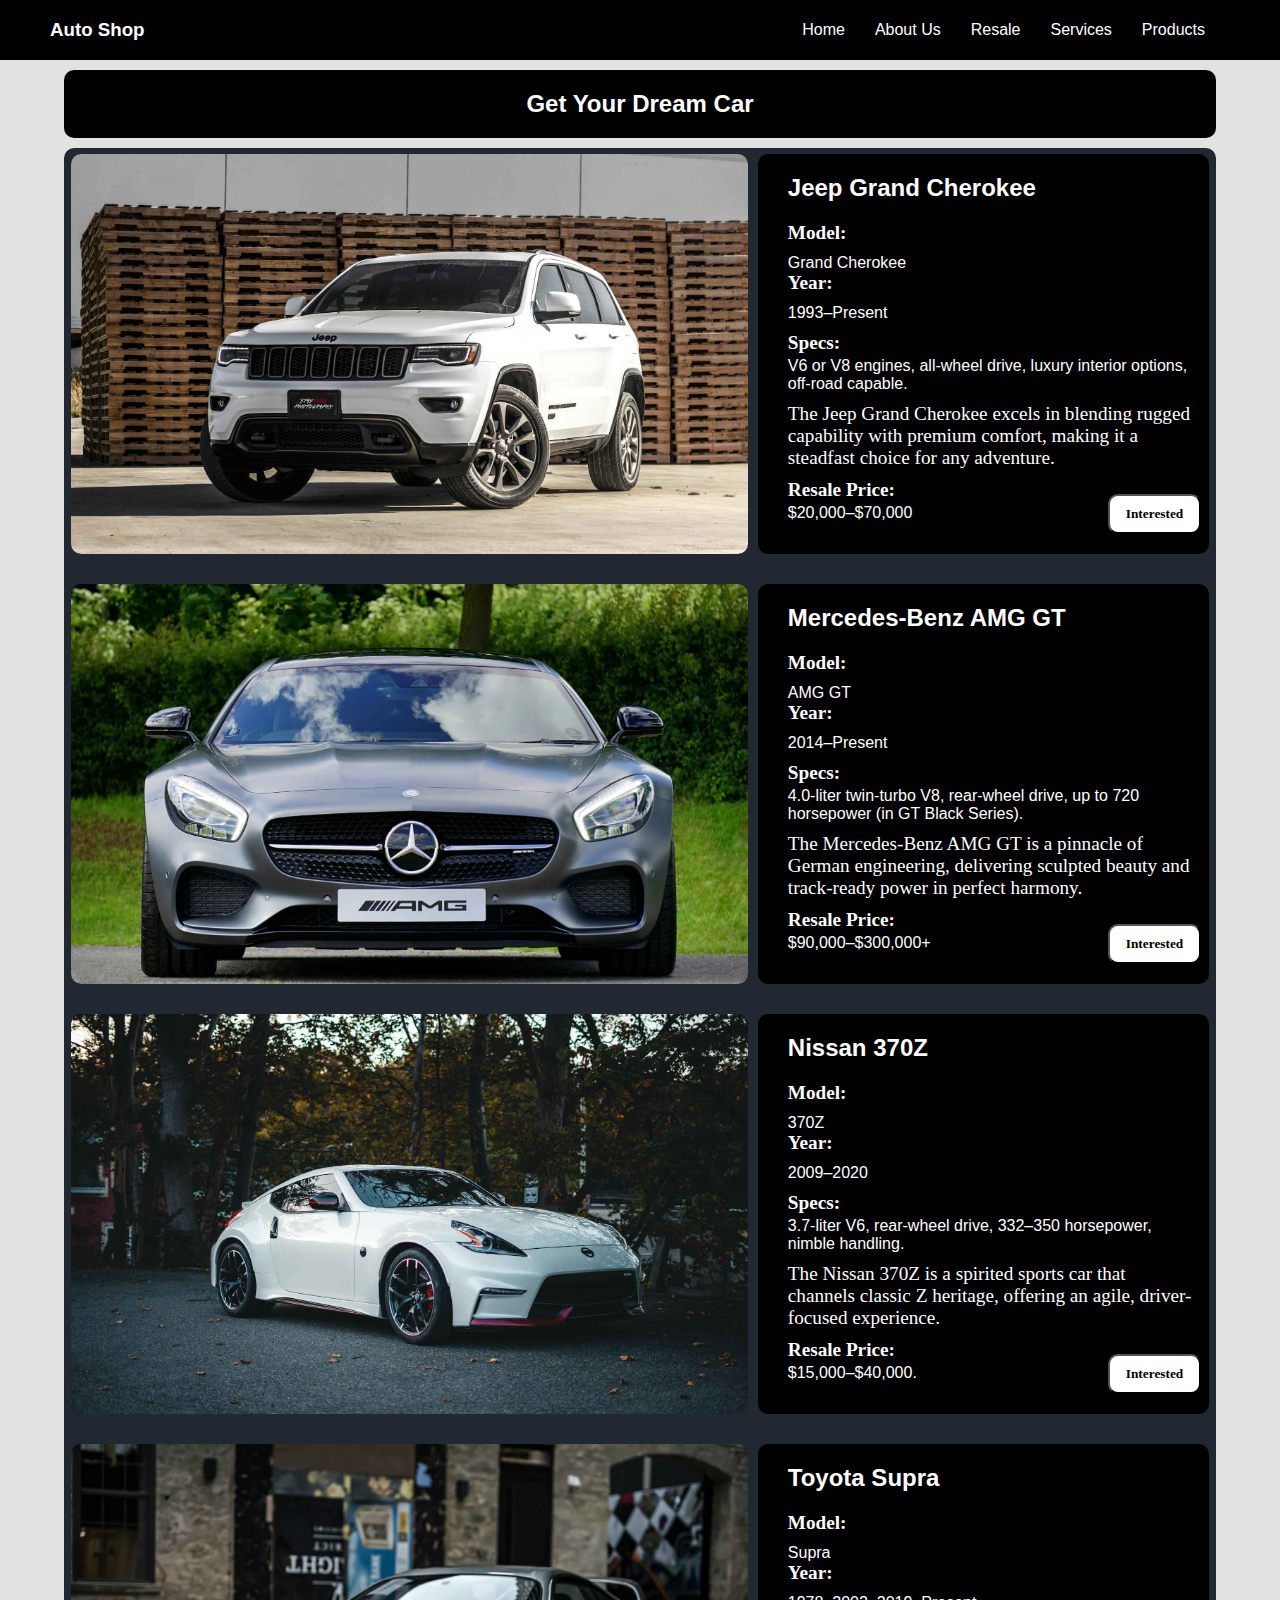
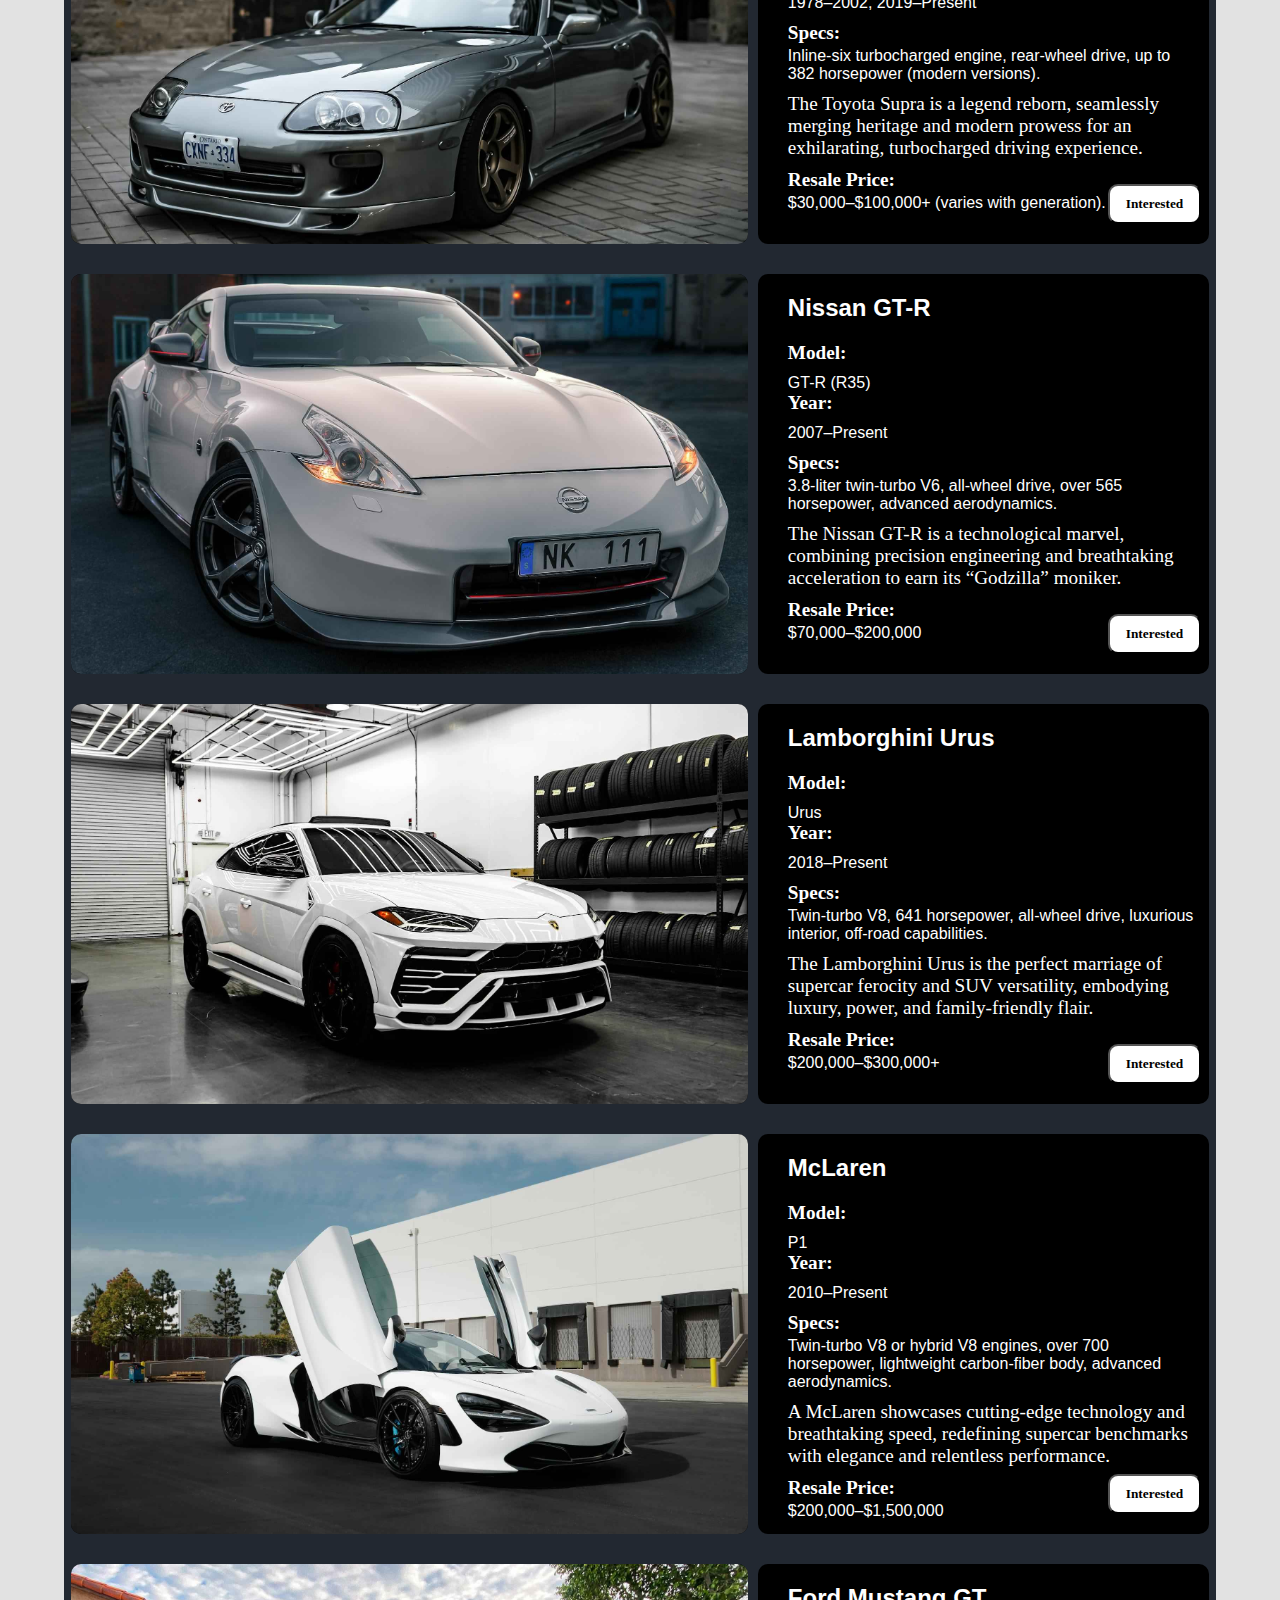
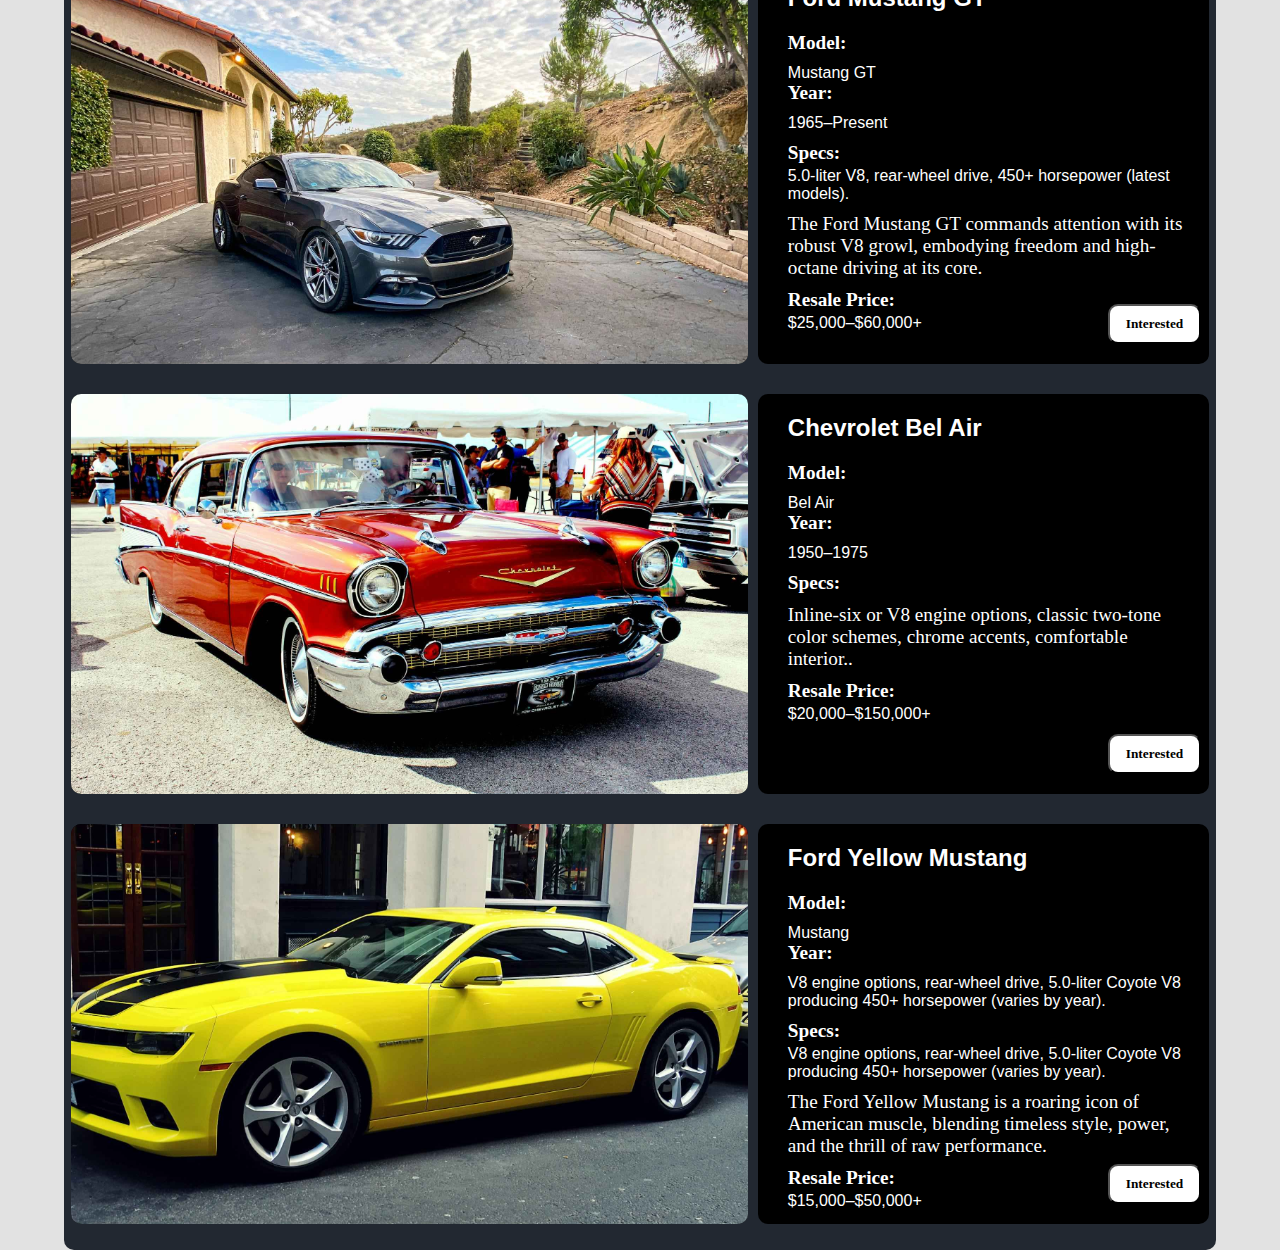
<file: secondvehicles.html>
<!DOCTYPE html>
<html lang="en">

<head>
    <meta charset="UTF-8">
    <meta name="viewport" content="width=device-width, initial-scale=1.0">
    <link rel="stylesheet" href="second.css">
    <title>Document</title>
</head>

<body>
    <div class="navbar">
        <div>
            <h3>Auto Shop</h3>
        </div>
        <div>

            <ul>
                <li>
                    <a href="index.html">Home</a>
                    <a href="aboutus.html">About Us</a>
                    <a href="secondvehicles.html">Resale</a>
                    <a href="services.html">Services</a>
                    <a href="product.html">Products</a>
                </li>
            </ul>
        </div>

    </div>

    <div class="headline">
        <h2>Get Your Dream Car</h2>
    </div>

    <div class="container">
        <div class="card">
            
            <div class="card1">
                <img src="assets/1000112062_11zon.jpg" alt="car">
            </div>
            <div class="card2">
                <div class="info1">
    
                    <h2>
                        Jeep Grand Cherokee
                    </h2>
                    <span><h5>Model:</h5>Grand Cherokee</span>
                    <span><h5>Year:</h5> 1993–Present</span>
                    <span><h6>Specs:</h6> V6 or V8 engines, all-wheel drive, luxury interior options, off-road capable.</span>
                    <p>The Jeep Grand Cherokee excels in blending rugged capability with premium comfort, making it a steadfast choice for any adventure.</p>
                   <span><h4>Resale Price:</h4>$20,000–$70,000</span> 
                </div>
                <div class="info2">
                    <button class="getcar" onclick="takeRequest()">Interested</button> 
                </div>
            </div>
        </div>
        <div class="card">
            
            <div class="card1">
                <img src="assets/1000112063_11zon.jpg" alt="car">
            </div>
            <div class="card2">
                <div class="info1">
    
                    <h2>
                        Mercedes-Benz AMG GT
                    </h2>
                    <span><h5>Model:</h5>AMG GT</span>
                    <span><h5>Year:</h5> 2014–Present</span>
                    <span><h6>Specs:</h6> 4.0-liter twin-turbo V8, rear-wheel drive, up to 720 horsepower (in GT Black Series).</span>
                    <p>The Mercedes-Benz AMG GT is a pinnacle of German engineering, delivering sculpted beauty and track-ready power in perfect harmony.</p>
                   <span><h4>Resale Price:</h4>$90,000–$300,000+</span> 
                </div>
                <div class="info2">
                    <button class="getcar" onclick="takeRequest()">Interested</button> 
                </div>
            </div>
        </div><div class="card">
            
            <div class="card1">
                <img src="assets/1000112065_11zon.jpg" alt="car">
            </div>
            <div class="card2">
                <div class="info1">
    
                    <h2>
                        Nissan 370Z
                    </h2>
                    <span><h5>Model:</h5>370Z</span>
                    <span><h5>Year:</h5> 2009–2020</span>
                    <span><h6>Specs:</h6> 3.7-liter V6, rear-wheel drive, 332–350 horsepower, nimble handling.</span>
                    <p> The Nissan 370Z is a spirited sports car that channels classic Z heritage, offering an agile, driver-focused experience.</p>
                   <span><h4>Resale Price:</h4> $15,000–$40,000.</span> 
                </div>
                <div class="info2">
                    <button class="getcar" onclick="takeRequest()">Interested</button> 
                </div>
            </div>
        </div><div class="card">
            
            <div class="card1">
                <img src="assets/1000112069_11zon.jpg" alt="car">
            </div>
            <div class="card2">
                <div class="info1">
    
                    <h2>
                        Toyota Supra
                    </h2>
                    <span><h5>Model:</h5>Supra</span>
                    <span><h5>Year:</h5> 1978–2002, 2019–Present</span>
                    <span><h6>Specs:</h6> Inline-six turbocharged engine, rear-wheel drive, up to 382 horsepower (modern versions).</span>
                    <p>The Toyota Supra is a legend reborn, seamlessly merging heritage and modern prowess for an exhilarating, turbocharged driving experience.</p>
                   <span><h4>Resale Price:</h4>$30,000–$100,000+ (varies with generation).</span> 
                </div>
                <div class="info2">
                    <button class="getcar" onclick="takeRequest()">Interested</button> 
                </div>
            </div>
        </div><div class="card">
            
            <div class="card1">
                <img src="assets/1000112070_11zon.jpg" alt="car">
            </div>
            <div class="card2">
                <div class="info1">
    
                    <h2>
                        Nissan GT-R
                    </h2>
                    <span><h5>Model:</h5>GT-R (R35)</span>
                    <span><h5>Year:</h5> 2007–Present</span>
                    <span><h6>Specs:</h6> 3.8-liter twin-turbo V6, all-wheel drive, over 565 horsepower, advanced aerodynamics.</span>
                    <p>The Nissan GT-R is a technological marvel, combining precision engineering and breathtaking acceleration to earn its “Godzilla” moniker.</p>
                   <span><h4>Resale Price:</h4>$70,000–$200,000</span> 
                </div>
                <div class="info2">
                    <button class="getcar" onclick="takeRequest()">Interested</button> 
                </div>
            </div>
        </div><div class="card">
            
            <div class="card1">
                <img src="assets/1000112071_11zon.jpg" alt="car">
            </div>
            <div class="card2">
                <div class="info1">
    
                    <h2>
                        Lamborghini Urus
                    </h2>
                    <span><h5>Model:</h5>Urus</span>
                    <span><h5>Year:</h5> 2018–Present</span>
                    <span><h6>Specs:</h6> Twin-turbo V8, 641 horsepower, all-wheel drive, luxurious interior, off-road capabilities.</span>
                    <p>The Lamborghini Urus is the perfect marriage of supercar ferocity and SUV versatility, embodying luxury, power, and family-friendly flair.</p>
                   <span><h4>Resale Price:</h4>$200,000–$300,000+</span> 
                </div>
                <div class="info2">
                    <button class="getcar" onclick="takeRequest()">Interested</button> 
                </div>
            </div>
        </div><div class="card">
            
            <div class="card1">
                <img src="assets/1000112072_11zon.jpg" alt="car">
            </div>
            <div class="card2">
                <div class="info1">
    
                    <h2>
                        McLaren
                    </h2>
                    <span><h5>Model:</h5> P1</span>
                    <span><h5>Year:</h5> 2010–Present</span>
                    <span><h6>Specs:</h6> Twin-turbo V8 or hybrid V8 engines, over 700 horsepower, lightweight carbon-fiber body, advanced aerodynamics.</span>
                    <p>A McLaren showcases cutting-edge technology and breathtaking speed, redefining supercar benchmarks with elegance and relentless performance.</p>
                   <span><h4>Resale Price:</h4> $200,000–$1,500,000</span> 
                </div>
                <div class="info2">
                    <button class="getcar" onclick="takeRequest()">Interested</button> 
                </div>
            </div>
        </div><div class="card">
            
            <div class="card1">
                <img src="assets/1000112073_11zon.jpg" alt="car">
            </div>
            <div class="card2">
                <div class="info1">
    
                    <h2>
                        Ford Mustang GT
                    </h2>
                    <span><h5>Model:</h5>Mustang GT</span>
                    <span><h5>Year:</h5>1965–Present</span>
                    <span><h6>Specs:</h6>5.0-liter V8, rear-wheel drive, 450+ horsepower (latest models).</span>
                    <p>The Ford Mustang GT commands attention with its robust V8 growl, embodying freedom and high-octane driving at its core.</p>
                   <span><h4>Resale Price:</h4>$25,000–$60,000+</span> 
                </div>
                <div class="info2">
                    <button class="getcar" onclick="takeRequest()">Interested</button> 
                </div>
            </div>
        </div><div class="card">
            
            <div class="card1">
                <img src="assets/1000112077_11zon.jpg" alt="car">
            </div>
            <div class="card2">
                <div class="info1">
    
                    <h2>
                        Chevrolet Bel Air
                    </h2>
                    <span><h5>Model:</h5>Bel Air</span>
                    <span><h5>Year:</h5>1950–1975</span>
                    <span><h6>Specs:</h6> </span>
                    <p>Inline-six or V8 engine options, classic two-tone color schemes, chrome accents, comfortable interior..</p>
                   <span><h4>Resale Price:</h4> $20,000–$150,000+</span> 
                </div>
                <div class="info2">
                    <button class="getcar" onclick="takeRequest()">Interested</button> 
                </div>
            </div>
        </div><div class="card">
            
            <div class="card1">
                <img src="assets/1000112078_11zon.jpg" alt="car">
            </div>
            <div class="card2">
                <div class="info1">
    
                    <h2>
                        Ford Yellow Mustang
                    </h2>
                    <span><h5>Model:</h5>Mustang</span>
                    <span><h5>Year:</h5>V8 engine options, rear-wheel drive, 5.0-liter Coyote V8 producing 450+ horsepower (varies by year).</span>
                    <span><h6>Specs:</h6> V8 engine options, rear-wheel drive, 5.0-liter Coyote V8 producing 450+ horsepower (varies by year).</span>
                    <p>The Ford Yellow Mustang is a roaring icon of American muscle, blending timeless style, power, and the thrill of raw performance.</p>
                   <span><h4>Resale Price:</h4> $15,000–$50,000+</span> 
                </div>
                <div class="info2">
                    <button class="getcar" onclick="takeRequest()">Interested</button> 
                </div>
            </div>
        </div>
    </div>
    <script src="product.js"></script>
</body>

</html>
</file>
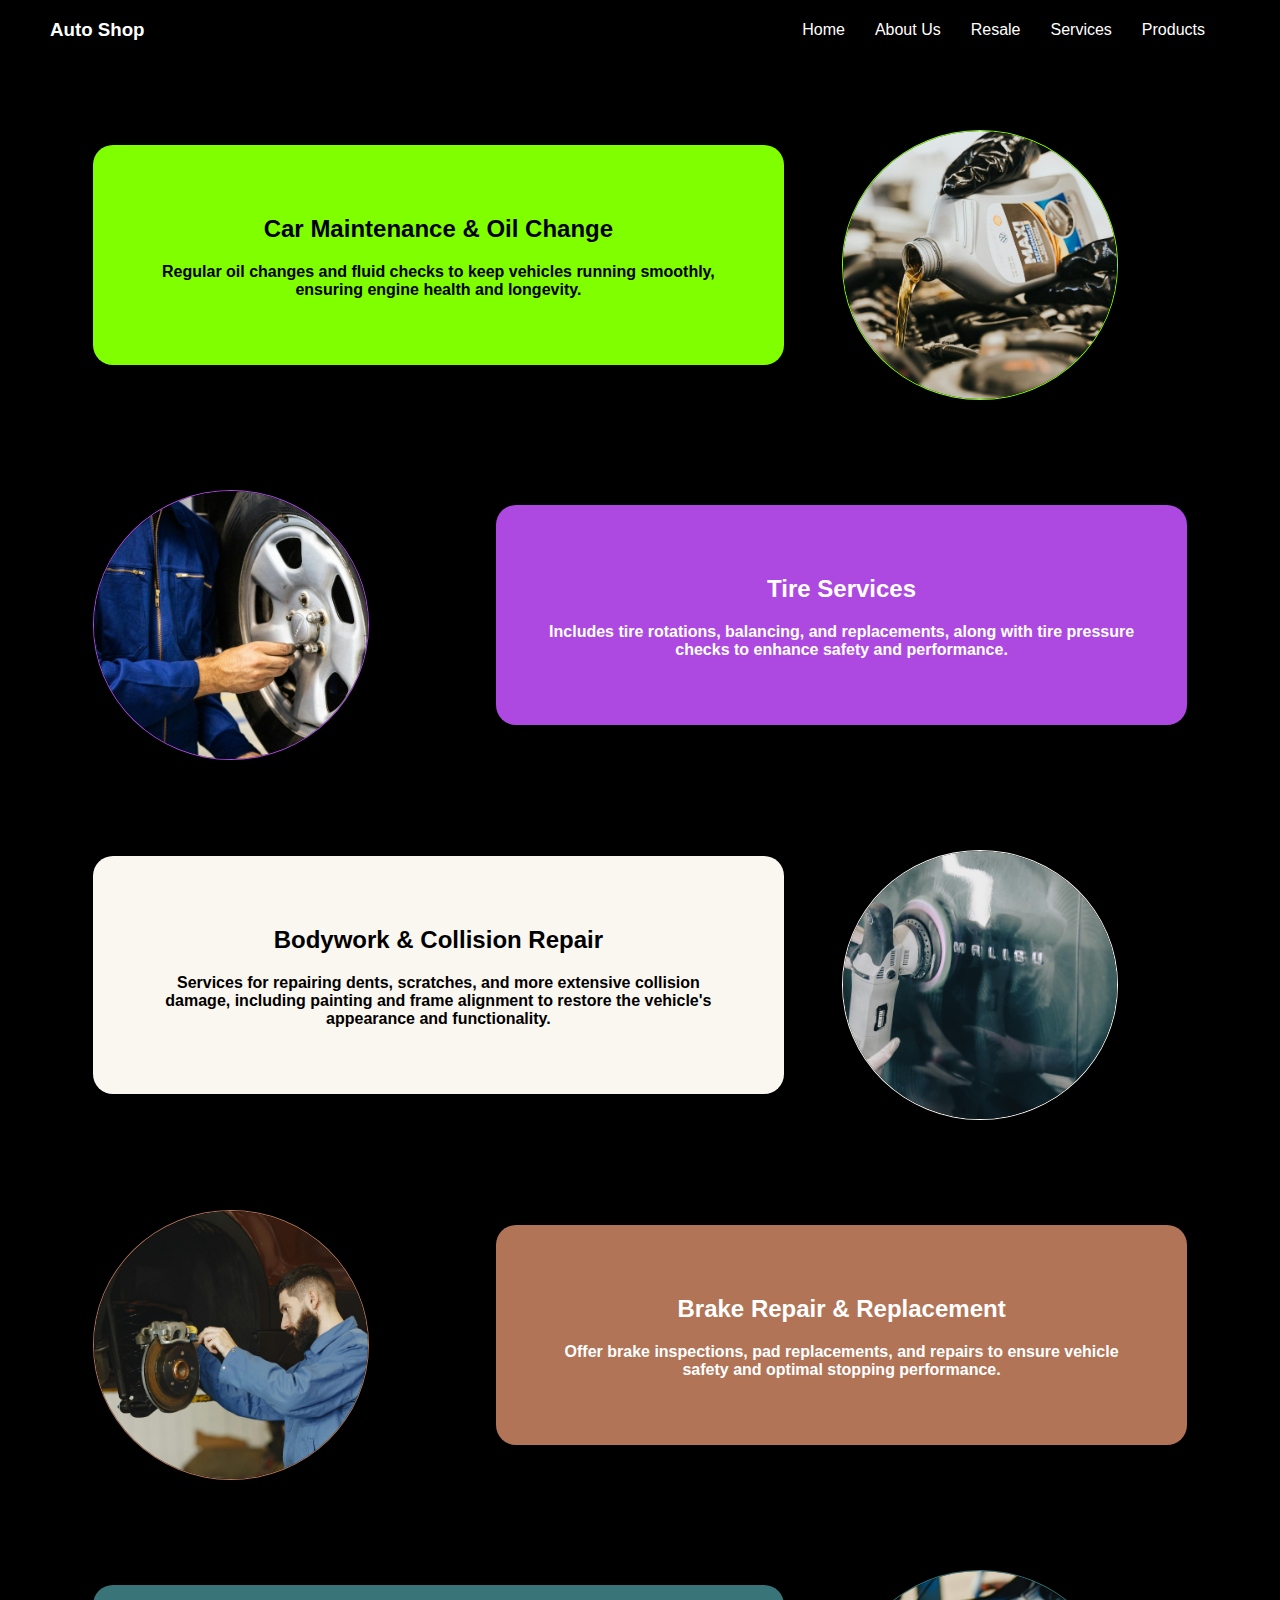
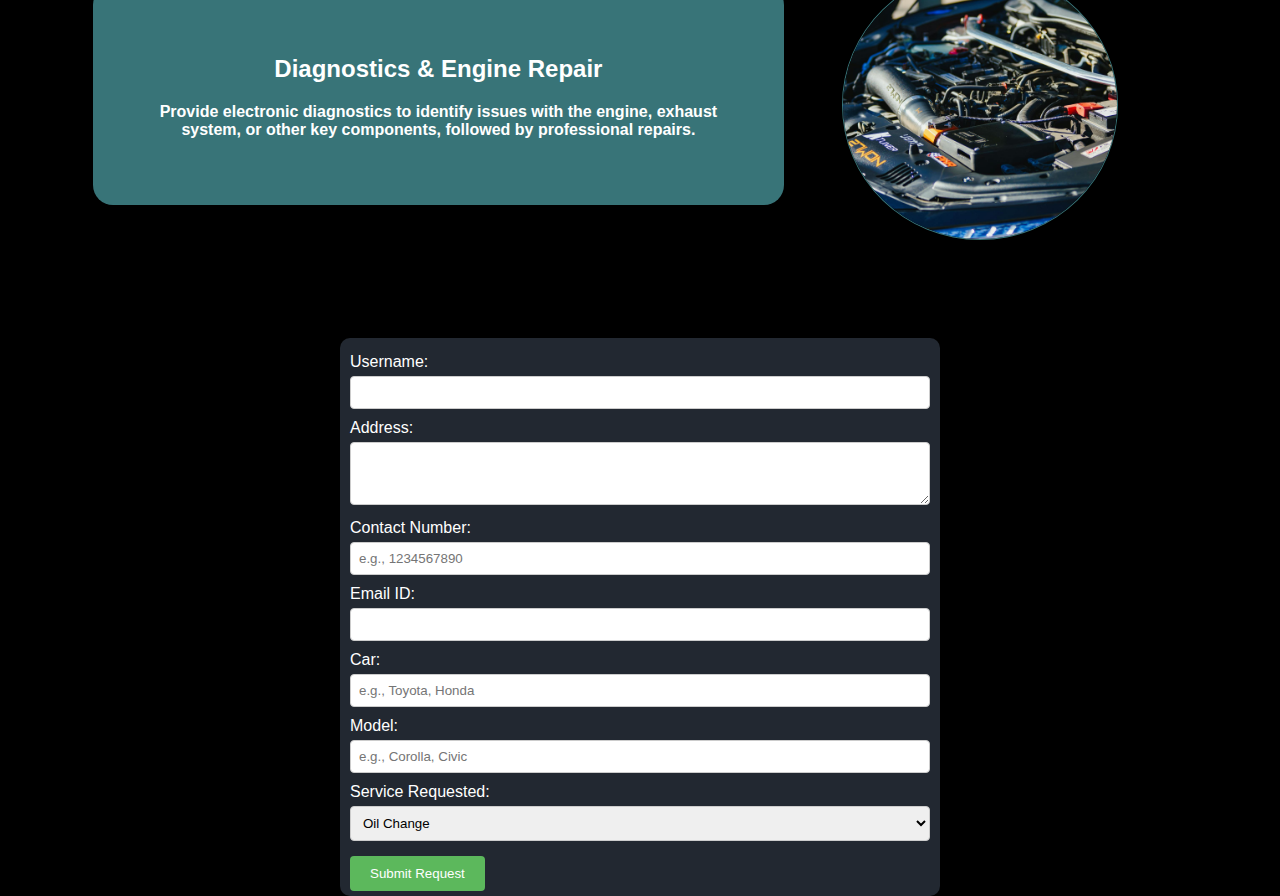
<file: services.html>
<!DOCTYPE html>
<html lang="en">
<head>
    <meta charset="UTF-8">
    <meta name="viewport" content="width=device-width, initial-scale=1.0">
    <link rel="stylesheet" href="services.css">
    <title>Document</title>
</head>
<body>
    <div class="navbar">
        <div>
            <h3>Auto Shop</h3>
        </div>
        <div>

            <ul>
                <li>
                    <a href="index.html">Home</a>
                    <a href="aboutus.html">About Us</a>
                    <a href="secondvehicles.html">Resale</a>
                    <a href="services.html">Services</a>
                    <a href="product.html">Products</a>
                </li>
            </ul>
        </div>

    </div>

    <div class="container">
      <div class="card">
        <div class="card1" style="color: black;">
          <h2>Car Maintenance & Oil Change</h2>
          <p>Regular oil changes and fluid checks to keep vehicles running smoothly, ensuring engine health and longevity.</p>
        </div>
        <div class="card2">
           <img src="assets/pexels-daniel-andraski-197681005-13065697.jpg" alt="service">
        </div>
      </div>

      <div class="card">
        <div class="card2">
           <img src="assets/pexels-artempodrez-8986177.jpg" alt="service" style="border: 1px solid #ad49e1;">
        </div>
        <div class="card1" style="background-color: #ad49e1;">
            <h2>Tire Services</h2>
            <p>Includes tire rotations, balancing, and replacements, along with tire pressure checks to enhance safety and performance.</p>
          </div>
      </div>

      <div class="card">
        <div class="card1" style="background-color: #faf7f0; color: black;">
          <h2>Bodywork & Collision Repair</h2>
          <p>Services for repairing dents, scratches, and more extensive collision damage, including painting and frame alignment to restore the vehicle's appearance and functionality.</p>
        </div>
        <div class="card2">
           <img src="assets/pexels-esmihel-14615261.jpg" alt="service" style="border: 1px solid #faf7f0">
        </div>
      </div>

      <div class="card">
        <div class="card2">
           <img src="assets/pexels-gustavo-fring-6870307.jpg" alt="service" style="border: 1px solid #b17457;">
        </div>
        <div class="card1" style="background-color: #b17457;">
            <h2>Brake Repair & Replacement</h2>
            <p>Offer brake inspections, pad replacements, and repairs to ensure vehicle safety and optimal stopping performance.</p>
          </div>
      </div>

      <div class="card" >
        <div class="card1" style="background-color: #387478;">
          <h2>Diagnostics & Engine Repair</h2>
          <p>Provide electronic diagnostics to identify issues with the engine, exhaust system, or other key components, followed by professional repairs.</p>
        </div>
        <div class="card2">
           <img src="assets/pexels-xavier-wr-716712935-20867316.jpg" alt="service" style="border: 1px solid #387478;">
        </div>
      </div>
    </div>


    <h2>Automobile Service Request Form</h2>
    <form >
        <label for="username">Username:</label>
        <input type="text" id="username" name="username" required>

        <label for="address">Address:</label>
        <textarea id="address" name="address" rows="3" required></textarea>

        <label for="contact">Contact Number:</label>
        <input type="tel" id="contact" name="contact" pattern="[0-9]{10}" placeholder="e.g., 1234567890" required>

        <label for="email">Email ID:</label>
        <input type="email" id="email" name="email" required>

        <label for="car">Car:</label>
        <input type="text" id="car" name="car" placeholder="e.g., Toyota, Honda" required>

        <label for="model">Model:</label>
        <input type="text" id="model" name="model" placeholder="e.g., Corolla, Civic" required>
         
        <label for="service">Service Requested:</label>
        <select id="service" name="service" required>
            <option value="oil_change">Oil Change</option>
            <option value="tire_service">Tire Service</option>
            <option value="brake_repair">Brake Repair</option>
            <option value="engine_diagnostics">Engine Diagnostics</option>
            <option value="ac_repair">AC & Heating Repair</option>
            <option value="bodywork">Bodywork & Collision Repair</option>
        </select>

        <button type="submit" onclick="submitted()">Submit Request</button>
    </form>

    <script src="service.js"></script>
</body>
</html>
</file>
<file: second.css>
* {
  box-sizing: border-box;
}

body {
  margin: 0px;
  padding: 0px;
  background-color: #e2e2e2;
  font-family: Arial, sans-serif;
  position: relative;
  overflow-x: hidden; /* Hide horizontal scrollbar */
  overflow-y: auto; /* Allow vertical scrolling */
}

.navbar {
  background-color: black;
  justify-content: space-between;
  display: flex;
  margin: 0px;
  width: 100%;
}

.navbar div h3 {
  color: white;
  margin-left: 50px;
  font-family: "Lucida Sans", "Lucida Sans Regular", "Lucida Grande",
    "Lucida Sans Unicode", Geneva, Verdana, sans-serif;
}

.navbar ul {
  margin-right: 60px;
  list-style: none;
}

.navbar ul li {
  display: flex;
  list-style: none;
}

.navbar ul li a {
  text-decoration: none;
  color: white;
  margin: 5px 15px;
  font-family: "Lucida Sans", "Lucida Sans Regular", "Lucida Grande",
    "Lucida Sans Unicode", Geneva, Verdana, sans-serif;
}

.headline {
  width: 90vw;
  background-color: black;
  color: white;
  font-weight: 400;
  font-family: "Trebuchet MS", "Lucida Sans Unicode", "Lucida Grande",
    "Lucida Sans", Arial, sans-serif;
  border-radius: 10px;
  padding: 0.25px;
  margin: auto;
  margin-top: 10px;
  text-align: center;
  justify-content: center;
}

.container {
  width: 90vw;
  margin: auto;
  height: auto;
  margin-top: 10px;
  padding: 1px 2px 1px 2px;
  background-color: #222831;
  border-radius: 10px;
 
}

.card{
    display: flex;
    width: 100%;
    height: 100%;
    justify-content: space-between;
    margin-bottom: 20px;
}

.card1 {
  width: 60%;
  margin: 5px;
  background-color: black;
  height: 400px;
  border-radius: 10px;
  justify-content: center;
}

.card1 img {
  object-fit: cover;
  width: 100%;
  border-radius: 10px;
  height: 100%;
}

.card1 img:hover{
    border: 1px solid white;
}

.card2 {
  width: 40%;
  background-color: black;
  margin: 5px;
  height: 400px;
  border-radius: 10px;
}

.info1 {
  color: white;
  flex-wrap: wrap;
  justify-content: left;
  margin: auto;
  margin-left: 30px;
  width: 90%;
  height: 70%;
}

.info1 h5{
  margin-bottom: 10px;
  margin-top: 0px;
  font-size: larger;
  font-family: Cambria, Cochin, Georgia, Times, "Times New Roman", serif;
}
.info1 span{
    display: inline;
}

.info1 h6,
p,
h4 {
  margin-bottom: 3px;
  margin-top: 10px;
  font-size: larger;
  font-family: Cambria, Cochin, Georgia, Times, "Times New Roman", serif;
}

.info2 {
  width: 90%;
  height: 30%;
  color: white;
}

.card2:hover{
    border: 1px solid white;
}

.getcar {
  width: 23%;
  height: auto;
  padding: 10px;
  border-radius: 10px;
  background-color: white;
  color: black;
  font-weight: 900;
  font-family: Cambria, Cochin, Georgia, Times, "Times New Roman", serif;
  transform: translateX(350px) translateY(40px);
}
</file>
<file: services.css>
* {
    box-sizing: border-box;
  }
  
  body {
    margin: 0px;
    padding: 0px;
    background-color: #e2e2e2;
    font-family: Arial, sans-serif;
    position: relative;
    overflow-x: hidden; /* Hide horizontal scrollbar */
    overflow-y: auto; /* Allow vertical scrolling */
    background-color: black;
  }
  
  .navbar {
    background-color: black;
    justify-content: space-between;
    display: flex;
    margin: 0px;
    width: 100%;
  }
  
  .navbar div h3 {
    color: white;
    margin-left: 50px;
    font-family: "Lucida Sans", "Lucida Sans Regular", "Lucida Grande",
      "Lucida Sans Unicode", Geneva, Verdana, sans-serif;
  }
  
  .navbar ul {
    margin-right: 60px;
    list-style: none;
  }
  
  .navbar ul li {
    display: flex;
    list-style: none;
  }
  
  .navbar ul li a {
    text-decoration: none;
    color: white;
    margin: 5px 15px;
    font-family: "Lucida Sans", "Lucida Sans Regular", "Lucida Grande",
      "Lucida Sans Unicode", Geneva, Verdana, sans-serif;
  }

  .container{
    background-color: black;
    width: 90vw;
    height: auto;
    margin: auto;
    margin-top: 20px;
  }

  .card{
    width: 100%;
    height: 70%;
    background-color:black;
    margin: auto;
    margin-bottom: 10px;
    display: flex;
    justify-content: space-between;
  }

  .card1{
    width: 60%;
    height: auto;
    color: white;
    background-color: chartreuse;
    text-align: center;
    margin-top: 100PX;
    margin: auto;
    padding: 50px;
    border-radius: 20px;
    
  }

  .card1 p{
    font-weight: 700;
  }

  .card2{
    width: 30%;
    height: 300px;
    border-radius: 50px;
    margin: auto;
    margin-top: 50px;
  }

  .card2 img{
    border-radius: 50%;
    width: 80%;
    height: 90%;
    object-fit: cover;
    border: 1px solid chartreuse;
  }


  form {
    max-width: 600px;
    margin: auto;
    background-color: #222831;
    color: white;
    font-weight: 400;
    padding: 5px 10px;
    border-radius: 10px;
}
label {
    display: block;
    margin-top: 10px;
}
input, select, textarea {
    width: 100%;
    padding: 8px;
    margin-top: 5px;
    border: 1px solid #ccc;
    border-radius: 4px;
}

button {
    margin-top: 15px;
    padding: 10px 20px;
    background-color: #5cb85c;
    color: #fff;
    border: none;
    border-radius: 4px;
    cursor: pointer;
}
button:hover {
    background-color: #4cae4c;
}
.error {
    color: red;
    font-size: 0.9em;
}
</file>
